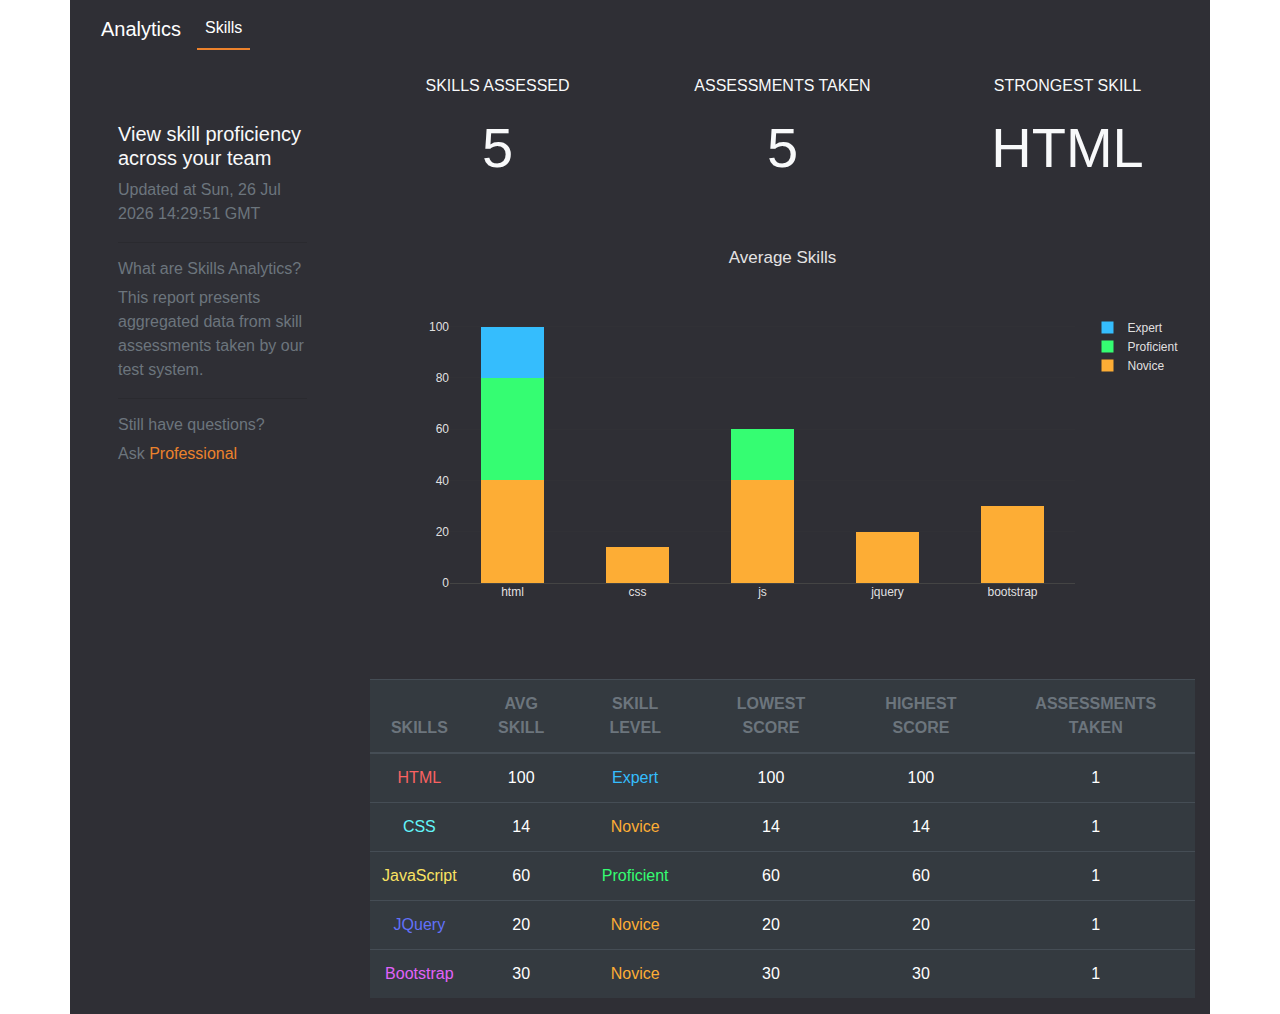
<file: skillsTest.html>
<!DOCTYPE html>
<html lang="en">

<head>
    <!-- Required meta tags -->
    <meta charset="utf-8">
    <meta name="viewport" content="width=device-width, initial-scale=1, shrink-to-fit=no">
    <meta http-equiv="X-UA-Compatible" content="ie=edge">
    <link rel="stylesheet" href="bootstrap/bootstrap.min.css">
    <link rel="stylesheet" href="css/skillsTest.css">
    <script src="plotly/plotly-latest.min.js"></script>
    <title>Skills Assessments</title>
</head>

<body>
    <div class="assessment">
        <!-- this will be skills test page -->
    </div>

    <div class="skills container">

    </div>

    <script src="jquery/jquery-3.3.1.min.js"></script>
    <script src="bootstrap/bootstrap.bundle.min.js"></script>
    <script src="js/skillsTest.js"></script>
</body>

</html>
</file>
<file: css/skillsTest.css>
.myunderline {
    border-bottom: 2px solid rgb(236, 130, 44);
    transition-property: color;
    transition-delay: 0.1s;
}

.myunderline:hover {
    cursor: default;
    color: rgb(219, 216, 216) !important;
}

.mylink {
    color: rgb(236, 130, 44);
}

.mylink:hover {
    color: rgb(236, 130, 44);
}

.html {
    color: rgb(250, 98, 98);
}

.css {
    color: rgb(98, 245, 250);
}

.js {
    color: rgb(250, 227, 98);
}

.jquery {
    color: rgb(98, 113, 250);
}

.bootstrap {
    color: rgb(225, 98, 250);
}

.novice {
    color: #fdad35;
}

.proficient {
    color: #35fd72;
}

.expert {
    color: #35bdfd;
}

.skills {
    background-color: rgb(47, 47, 53) !important;
}
</file>
